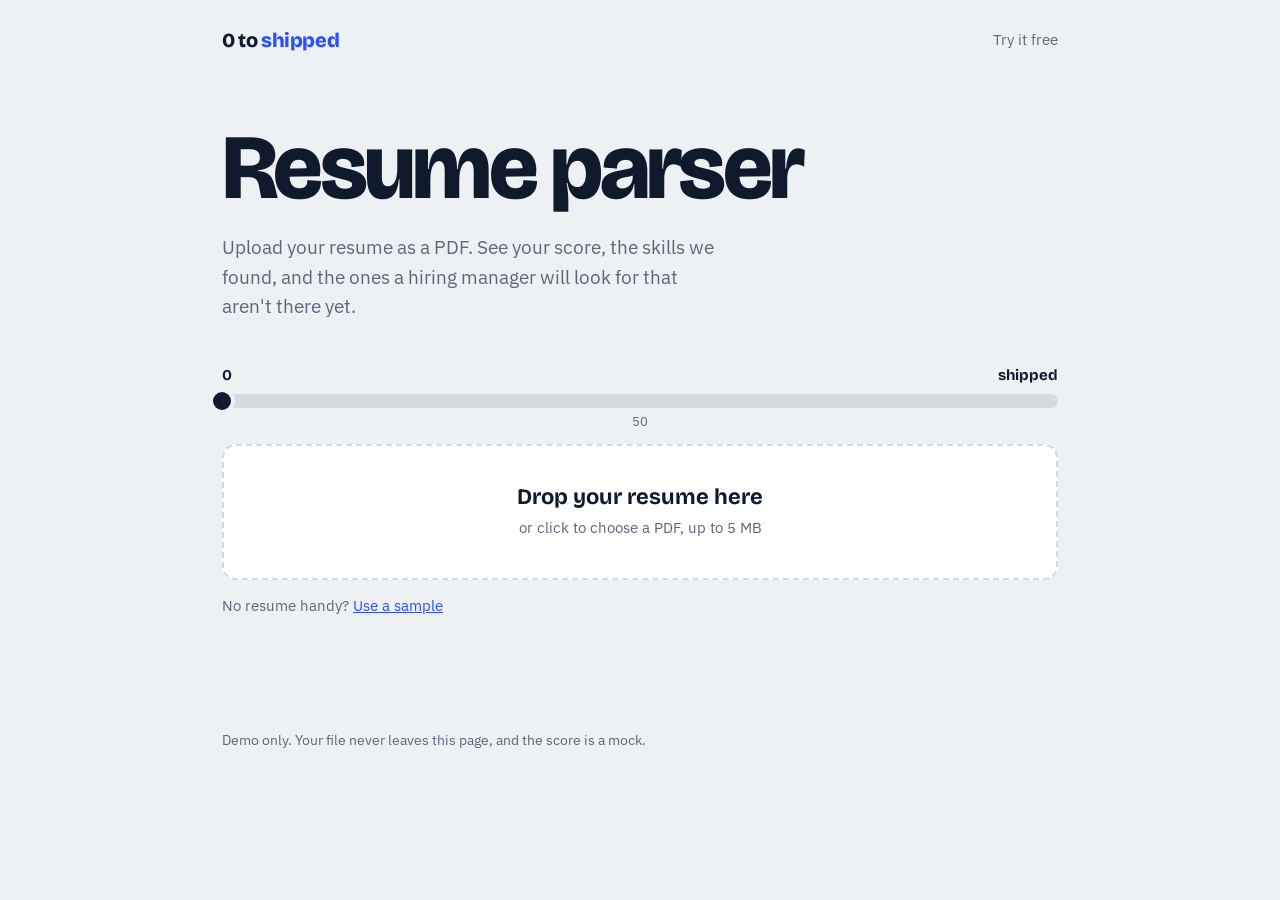
<file: index.html>
<!DOCTYPE html>
<html lang="en">
<head>
<meta charset="UTF-8">
<meta name="viewport" content="width=device-width, initial-scale=1, viewport-fit=cover">
<title>0 to shipped resume parser</title>
<link rel="preconnect" href="https://fonts.googleapis.com">
<link href="https://fonts.googleapis.com/css2?family=Bricolage+Grotesque:opsz,wght@12..96,500;12..96,700;12..96,800&family=IBM+Plex+Sans:wght@400;500&display=swap" rel="stylesheet">
<link rel="stylesheet" href="style.css">
</head>
<body>
<div class="wrap">
  <nav>
    <div class="logo">0 to <span>shipped</span></div>
    <a href="#upload">Try it free</a>
  </nav>

  <h1>Resume parser</h1>
  <p class="lede">Upload your resume as a PDF. See your score, the skills we found, and the ones a hiring manager will look for that aren't there yet.</p>

  <div class="journey" aria-hidden="true">
    <div class="ends"><span>0</span><span>shipped</span></div>
    <div class="rail">
      <div class="fill" id="fill"></div><div class="pin" id="pin"></div>
      <span class="tick" style="left:50%">50</span>
    </div>
  </div>

  <section id="upload">
    <label class="drop" id="drop">
      <strong>Drop your resume here</strong>
      <small>or click to choose a PDF, up to 5 MB</small>
      <input type="file" id="file" accept="application/pdf,.pdf">
    </label>
    <div class="alt">No resume handy? <button class="link" id="sample" type="button">Use a sample</button></div>
    <div class="err" id="err" role="alert"></div>

    <div id="loading" role="status"><div id="lt">Reading your resume</div><span id="ls">Extracting text</span></div>

    <div id="result" aria-live="polite">
      <p class="file" id="fname"></p>
      <div class="score"><b id="num">0</b><i>out of 100</i></div>
      <p class="verdict" id="verdict"></p>
      <div class="cols">
        <div class="panel"><h2>Skills found</h2><p id="havec"></p><ul class="chips have" id="have"></ul></div>
        <div class="panel"><h2>Skills missing</h2><p id="lackc"></p><ul class="chips lack" id="lack"></ul></div>
      </div>
      <button class="reset" id="reset" type="button">Check another resume</button>
    </div>
  </section>

  <footer>Demo only. Your file never leaves this page, and the score is a mock.</footer>
</div>

<script src="script.js"></script>
</body>
</html>



<!-- <!DOCTYPE html>
<html lang="en">
<head>
<meta charset="UTF-8">
<meta name="viewport" content="width=device-width, initial-scale=1, viewport-fit=cover">
<title>0 to shipped resume parser</title>
<link rel="preconnect" href="https://fonts.googleapis.com">
<link href="https://fonts.googleapis.com/css2?family=Bricolage+Grotesque:opsz,wght@12..96,500;12..96,700;12..96,800&family=IBM+Plex+Sans:wght@400;500&display=swap" rel="stylesheet">
<style>
:root{
  --bg:#EEF1F4; --surface:#FFFFFF; --ink:#0F1B2D; --muted:#5B677A; --line:#D5DBE3;
  --accent:#2B4EFF; --accent-ink:#FFFFFF; --ok:#14795A; --ok-bg:#DDF3EA; --miss:#B8470C; --miss-bg:#FCE7D8;
  --track:#D5DBE3;
  box-sizing:border-box; padding-top:env(safe-area-inset-top,0px); padding-bottom:env(safe-area-inset-bottom,0px);
}
@media (prefers-color-scheme:dark){:root:not([data-theme="light"]){
  --bg:#0C1422; --surface:#142033; --ink:#EAF0F8; --muted:#97A5BA; --line:#27364D;
  --accent:#6C86FF; --accent-ink:#0C1422; --ok:#5FD3A6; --ok-bg:#12382E; --miss:#FFA66B; --miss-bg:#432514; --track:#27364D;}}
:root[data-theme="dark"]{
  --bg:#0C1422; --surface:#142033; --ink:#EAF0F8; --muted:#97A5BA; --line:#27364D;
  --accent:#6C86FF; --accent-ink:#0C1422; --ok:#5FD3A6; --ok-bg:#12382E; --miss:#FFA66B; --miss-bg:#432514; --track:#27364D;}
html{scroll-padding-top:env(safe-area-inset-top,0px)}
*{box-sizing:border-box}
body{margin:0;background:var(--bg);color:var(--ink);font:400 17px/1.55 'IBM Plex Sans',system-ui,sans-serif}
.wrap{max-width:880px;margin:0 auto;padding:28px 22px 72px}
nav{display:flex;justify-content:space-between;align-items:center;margin-bottom:72px}
.logo{font:800 20px 'Bricolage Grotesque',sans-serif;letter-spacing:-.02em}
.logo span{color:var(--accent)}
nav a{color:var(--muted);text-decoration:none;font-size:15px}
nav a:hover{color:var(--ink)}
h1{font:800 clamp(44px,9vw,92px)/.95 'Bricolage Grotesque',sans-serif;letter-spacing:-.04em;margin:0 0 22px;max-width:11ch}
.lede{color:var(--muted);max-width:46ch;margin:0 0 44px;font-size:19px}

/* the 0 → shipped track: the memorable element */
.journey{margin:0 0 36px}
.ends{display:flex;justify-content:space-between;font:700 15px 'Bricolage Grotesque',sans-serif;margin-bottom:10px}
.rail{position:relative;height:14px;background:var(--track);border-radius:7px}
.fill{position:absolute;inset:0 auto 0 0;width:0;background:var(--accent);border-radius:7px;transition:width 1.4s cubic-bezier(.2,.8,.2,1)}
.pin{position:absolute;top:50%;left:0;width:26px;height:26px;margin:-13px 0 0 -13px;border-radius:50%;background:var(--ink);border:4px solid var(--bg);transition:left 1.4s cubic-bezier(.2,.8,.2,1)}
.rail .tick{position:absolute;top:18px;font-size:13px;color:var(--muted);transform:translateX(-50%)}

.drop{display:block;background:var(--surface);border:2px dashed var(--line);border-radius:14px;padding:38px 24px;text-align:center;cursor:pointer;transition:border-color .15s,background .15s}
.drop:hover,.drop.over,.drop:focus-within{border-color:var(--accent)}
.drop strong{font:700 22px 'Bricolage Grotesque',sans-serif;display:block;margin-bottom:4px}
.drop small{color:var(--muted);font-size:15px}
.drop input{position:absolute;opacity:0;width:1px;height:1px}
.drop:focus-within{outline:3px solid var(--accent);outline-offset:3px}
.alt{margin-top:14px;font-size:15px;color:var(--muted)}
button.link{background:none;border:0;padding:0;color:var(--accent);font:inherit;text-decoration:underline;cursor:pointer}
button.link:focus-visible,button.reset:focus-visible{outline:3px solid var(--accent);outline-offset:3px}
.err{color:var(--miss);margin-top:12px;font-size:15px;min-height:1.4em}

#loading{display:none;padding:34px 0;font:700 22px 'Bricolage Grotesque',sans-serif}
#loading span{display:block;font:400 16px 'IBM Plex Sans',sans-serif;color:var(--muted);margin-top:4px}

#result{display:none;margin-top:8px}
.score{display:flex;align-items:baseline;gap:14px;flex-wrap:wrap;margin-bottom:6px}
.score b{font:800 clamp(88px,20vw,168px)/.9 'Bricolage Grotesque',sans-serif;letter-spacing:-.05em}
.score i{font:500 24px 'Bricolage Grotesque',sans-serif;font-style:normal;color:var(--muted)}
.verdict{font-size:19px;margin:0 0 34px;max-width:50ch}
.file{color:var(--muted);font-size:15px;margin:0 0 8px}
.cols{display:grid;grid-template-columns:1fr 1fr;gap:18px}
.panel{background:var(--surface);border-radius:14px;padding:22px 22px 24px}
.panel h2{font:700 20px 'Bricolage Grotesque',sans-serif;margin:0 0 4px}
.panel p{margin:0 0 16px;color:var(--muted);font-size:15px}
.chips{display:flex;flex-wrap:wrap;gap:8px;margin:0;padding:0;list-style:none}
.chips li{padding:5px 12px;border-radius:999px;font-size:15px;font-weight:500}
.have li{background:var(--ok-bg);color:var(--ok)}
.lack li{background:var(--miss-bg);color:var(--miss)}
.chips li.in{animation:pop .3s both}
@keyframes pop{from{opacity:0;transform:scale(.9)}to{opacity:1;transform:none}}
button.reset{margin-top:26px;background:var(--ink);color:var(--bg);border:0;border-radius:10px;padding:13px 22px;font:700 16px 'Bricolage Grotesque',sans-serif;cursor:pointer}
footer{margin-top:80px;color:var(--muted);font-size:14px}
@media(max-width:640px){.cols{grid-template-columns:1fr}nav{margin-bottom:44px}}
@media(prefers-reduced-motion:reduce){.fill,.pin{transition:none}.chips li.in{animation:none}}
</style>
</head>
<body>
<div class="wrap">
  <nav>
    <div class="logo">0 to <span>shipped</span></div>
    <a href="#upload">Try it free</a>
  </nav>

  <h1>Resume parser</h1>
  <p class="lede">Upload your resume as a PDF. See your score, the skills we found, and the ones a hiring manager will look for that aren't there yet.</p>

  <div class="journey" aria-hidden="true">
    <div class="ends"><span>0</span><span>shipped</span></div>
    <div class="rail">
      <div class="fill" id="fill"></div><div class="pin" id="pin"></div>
      <span class="tick" style="left:50%">50</span>
    </div>
  </div>

  <section id="upload">
    <label class="drop" id="drop">
      <strong>Drop your resume here</strong>
      <small>or click to choose a PDF, up to 5 MB</small>
      <input type="file" id="file" accept="application/pdf,.pdf">
    </label>
    <div class="alt">No resume handy? <button class="link" id="sample" type="button">Use a sample</button></div>
    <div class="err" id="err" role="alert"></div>

    <div id="loading" role="status"><div id="lt">Reading your resume</div><span id="ls">Extracting text</span></div>

    <div id="result" aria-live="polite">
      <p class="file" id="fname"></p>
      <div class="score"><b id="num">0</b><i>out of 100</i></div>
      <p class="verdict" id="verdict"></p>
      <div class="cols">
        <div class="panel"><h2>Skills found</h2><p id="havec"></p><ul class="chips have" id="have"></ul></div>
        <div class="panel"><h2>Skills missing</h2><p id="lackc"></p><ul class="chips lack" id="lack"></ul></div>
      </div>
      <button class="reset" id="reset" type="button">Check another resume</button>
    </div>
  </section>

  <footer>Demo only. Your file never leaves this page, and the score is a mock.</footer>
</div>

<script>
(function(){
  var POOL=["JavaScript","TypeScript","React","Node.js","Python","SQL","Git","REST APIs","Docker","AWS","CI/CD","Testing","System design","GraphQL","Kubernetes","Agile"];
  var $=function(id){return document.getElementById(id)};
  var drop=$('drop'),input=$('file');

  function hash(s){var h=7;for(var i=0;i<s.length;i++){h=(h*31+s.charCodeAt(i))>>>0}return h}
  function rng(seed){return function(){seed=(seed*1664525+1013904223)>>>0;return seed/4294967296}}

  function analyze(name,size){
    var r=rng(hash(name+size)),have=[],lack=[];
    POOL.forEach(function(s){(r()>0.45?have:lack).push(s)});
    if(have.length<4){have=have.concat(lack.splice(0,3))}
    if(lack.length<3){lack=lack.concat(have.splice(0,2))}
    var score=Math.round(40+(have.length/POOL.length)*55+r()*5);
    return {score:Math.min(score,98),have:have,lack:lack};
  }

  function verdictFor(s){
    if(s>=85)return "Ready to ship. Send it out, then tighten the few gaps below.";
    if(s>=65)return "Close. Add the missing skills you really have and this is ready.";
    return "Early draft. Start with the missing skills below, then run it again.";
  }

  function chips(el,list){
    el.innerHTML='';
    list.forEach(function(s,i){
      var li=document.createElement('li');li.textContent=s;li.className='in';li.style.animationDelay=(i*40)+'ms';el.appendChild(li);
    });
  }

  function move(pct){$('fill').style.width=pct+'%';$('pin').style.left=pct+'%'}

  function countUp(to){
    var n=$('num'),t0=null,dur=1400;
    function step(t){t0=t0||t;var p=Math.min((t-t0)/dur,1),e=1-Math.pow(1-p,3);n.textContent=Math.round(to*e);if(p<1)requestAnimationFrame(step)}
    requestAnimationFrame(step);
  }

  function run(name,size){
    $('err').textContent='';
    $('result').style.display='none';
    $('loading').style.display='block';
    $('drop').style.display='none';document.querySelector('.alt').style.display='none';
    $('lt').textContent='Reading your resume';$('ls').textContent='Extracting text';
    setTimeout(function(){$('lt').textContent='Matching skills';$('ls').textContent='Comparing against 16 common skills'},900);
    setTimeout(function(){
      var r=analyze(name,size);
      $('loading').style.display='none';
      $('result').style.display='block';
      $('fname').textContent=name;
      $('verdict').textContent=verdictFor(r.score);
      $('havec').textContent=r.have.length+' skills matched your resume.';
      $('lackc').textContent=r.lack.length+' skills worth adding if you have them.';
      chips($('have'),r.have);chips($('lack'),r.lack);
      move(r.score);countUp(r.score);
      $('result').scrollIntoView({behavior:matchMedia('(prefers-reduced-motion:reduce)').matches?'auto':'smooth',block:'start'});
    },1900);
  }

  function handle(f){
    if(!f)return;
    if(f.type!=='application/pdf'&&!/\.pdf$/i.test(f.name)){$('err').textContent='That file isn\'t a PDF. Export your resume as a PDF and try again.';return}
    if(f.size>5*1024*1024){$('err').textContent='That PDF is over 5 MB. Compress it and try again.';return}
    run(f.name,f.size);
  }

  input.addEventListener('change',function(){handle(input.files[0])});
  ['dragenter','dragover'].forEach(function(e){drop.addEventListener(e,function(ev){ev.preventDefault();drop.classList.add('over')})});
  ['dragleave','drop'].forEach(function(e){drop.addEventListener(e,function(ev){ev.preventDefault();drop.classList.remove('over')})});
  drop.addEventListener('drop',function(ev){handle(ev.dataTransfer.files[0])});
  $('sample').addEventListener('click',function(){run('sample-resume.pdf',48210)});
  $('reset').addEventListener('click',function(){
    $('result').style.display='none';$('drop').style.display='block';document.querySelector('.alt').style.display='block';
    input.value='';move(0);$('num').textContent='0';
    window.scrollTo({top:0,behavior:'auto'});
  });
})();
</script>
</body>
</html> -->
</file>
<file: style.css>
:root{
    --bg:#EEF1F4; --surface:#FFFFFF; --ink:#0F1B2D; --muted:#5B677A; --line:#D5DBE3;
    --accent:#2B4EFF; --accent-ink:#FFFFFF; --ok:#14795A; --ok-bg:#DDF3EA; --miss:#B8470C; --miss-bg:#FCE7D8;
    --track:#D5DBE3;
    box-sizing:border-box; padding-top:env(safe-area-inset-top,0px); padding-bottom:env(safe-area-inset-bottom,0px);
  }
  @media (prefers-color-scheme:dark){:root:not([data-theme="light"]){
    --bg:#0C1422; --surface:#142033; --ink:#EAF0F8; --muted:#97A5BA; --line:#27364D;
    --accent:#6C86FF; --accent-ink:#0C1422; --ok:#5FD3A6; --ok-bg:#12382E; --miss:#FFA66B; --miss-bg:#432514; --track:#27364D;}}
  :root[data-theme="dark"]{
    --bg:#0C1422; --surface:#142033; --ink:#EAF0F8; --muted:#97A5BA; --line:#27364D;
    --accent:#6C86FF; --accent-ink:#0C1422; --ok:#5FD3A6; --ok-bg:#12382E; --miss:#FFA66B; --miss-bg:#432514; --track:#27364D;}
  html{scroll-padding-top:env(safe-area-inset-top,0px)}
  *{box-sizing:border-box}
  body{margin:0;background:var(--bg);color:var(--ink);font:400 17px/1.55 'IBM Plex Sans',system-ui,sans-serif}
  .wrap{max-width:880px;margin:0 auto;padding:28px 22px 72px}
  nav{display:flex;justify-content:space-between;align-items:center;margin-bottom:72px}
  .logo{font:800 20px 'Bricolage Grotesque',sans-serif;letter-spacing:-.02em}
  .logo span{color:var(--accent)}
  nav a{color:var(--muted);text-decoration:none;font-size:15px}
  nav a:hover{color:var(--ink)}
  h1{font:800 clamp(44px,9vw,92px)/.95 'Bricolage Grotesque',sans-serif;letter-spacing:-.04em;margin:0 0 22px;max-width:11ch}
  .lede{color:var(--muted);max-width:46ch;margin:0 0 44px;font-size:19px}
  
  /* the 0 → shipped track: the memorable element */
  .journey{margin:0 0 36px}
  .ends{display:flex;justify-content:space-between;font:700 15px 'Bricolage Grotesque',sans-serif;margin-bottom:10px}
  .rail{position:relative;height:14px;background:var(--track);border-radius:7px}
  .fill{position:absolute;inset:0 auto 0 0;width:0;background:var(--accent);border-radius:7px;transition:width 1.4s cubic-bezier(.2,.8,.2,1)}
  .pin{position:absolute;top:50%;left:0;width:26px;height:26px;margin:-13px 0 0 -13px;border-radius:50%;background:var(--ink);border:4px solid var(--bg);transition:left 1.4s cubic-bezier(.2,.8,.2,1)}
  .rail .tick{position:absolute;top:18px;font-size:13px;color:var(--muted);transform:translateX(-50%)}
  
  .drop{display:block;background:var(--surface);border:2px dashed var(--line);border-radius:14px;padding:38px 24px;text-align:center;cursor:pointer;transition:border-color .15s,background .15s}
  .drop:hover,.drop.over,.drop:focus-within{border-color:var(--accent)}
  .drop strong{font:700 22px 'Bricolage Grotesque',sans-serif;display:block;margin-bottom:4px}
  .drop small{color:var(--muted);font-size:15px}
  .drop input{position:absolute;opacity:0;width:1px;height:1px}
  .drop:focus-within{outline:3px solid var(--accent);outline-offset:3px}
  .alt{margin-top:14px;font-size:15px;color:var(--muted)}
  button.link{background:none;border:0;padding:0;color:var(--accent);font:inherit;text-decoration:underline;cursor:pointer}
  button.link:focus-visible,button.reset:focus-visible{outline:3px solid var(--accent);outline-offset:3px}
  .err{color:var(--miss);margin-top:12px;font-size:15px;min-height:1.4em}
  
  #loading{display:none;padding:34px 0;font:700 22px 'Bricolage Grotesque',sans-serif}
  #loading span{display:block;font:400 16px 'IBM Plex Sans',sans-serif;color:var(--muted);margin-top:4px}
  
  #result{display:none;margin-top:8px}
  .score{display:flex;align-items:baseline;gap:14px;flex-wrap:wrap;margin-bottom:6px}
  .score b{font:800 clamp(88px,20vw,168px)/.9 'Bricolage Grotesque',sans-serif;letter-spacing:-.05em}
  .score i{font:500 24px 'Bricolage Grotesque',sans-serif;font-style:normal;color:var(--muted)}
  .verdict{font-size:19px;margin:0 0 34px;max-width:50ch}
  .file{color:var(--muted);font-size:15px;margin:0 0 8px}
  .cols{display:grid;grid-template-columns:1fr 1fr;gap:18px}
  .panel{background:var(--surface);border-radius:14px;padding:22px 22px 24px}
  .panel h2{font:700 20px 'Bricolage Grotesque',sans-serif;margin:0 0 4px}
  .panel p{margin:0 0 16px;color:var(--muted);font-size:15px}
  .chips{display:flex;flex-wrap:wrap;gap:8px;margin:0;padding:0;list-style:none}
  .chips li{padding:5px 12px;border-radius:999px;font-size:15px;font-weight:500}
  .have li{background:var(--ok-bg);color:var(--ok)}
  .lack li{background:var(--miss-bg);color:var(--miss)}
  .chips li.in{animation:pop .3s both}
  @keyframes pop{from{opacity:0;transform:scale(.9)}to{opacity:1;transform:none}}
  button.reset{margin-top:26px;background:var(--ink);color:var(--bg);border:0;border-radius:10px;padding:13px 22px;font:700 16px 'Bricolage Grotesque',sans-serif;cursor:pointer}
  footer{margin-top:80px;color:var(--muted);font-size:14px}
  @media(max-width:640px){.cols{grid-template-columns:1fr}nav{margin-bottom:44px}}
  @media(prefers-reduced-motion:reduce){.fill,.pin{transition:none}.chips li.in{animation:none}}
</file>
